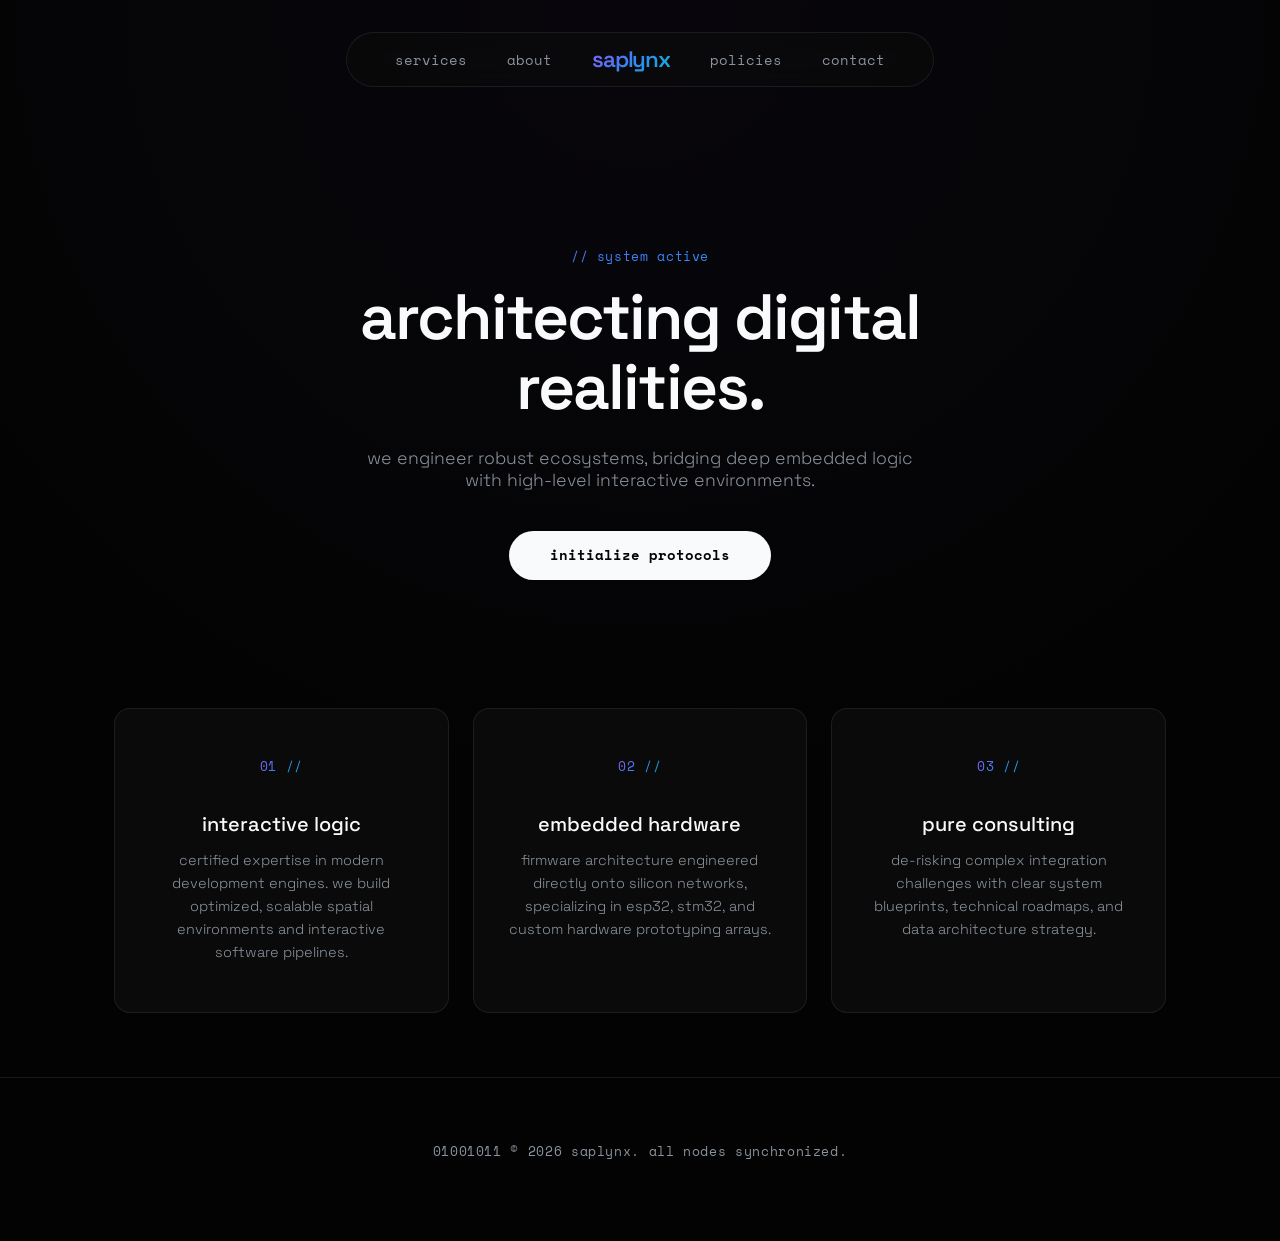
<file: index.html>
<!DOCTYPE html>
<html lang="en">
<head>
    <meta charset="UTF-8">
    <meta name="viewport" content="width=device-width, initial-scale=1.0">
    <title>saplynx | home</title>
    <style>
        @import url('https://fonts.googleapis.com/css2?family=Space+Grotesk:wght@300;400;500;600&family=Space+Mono&display=swap');
        :root {
            --bg-base: #030303;
            --bg-surface: #0a0a0a;
            --text-primary: #f8fafc;
            --text-secondary: #8b949e;
            --accent-gradient: linear-gradient(135deg, #8b5cf6 0%, #3b82f6 50%, #06b6d4 100%);
            --wa-color: #25D366;
            --border: rgba(255, 255, 255, 0.08);
        }
        * { box-sizing: border-box; margin: 0; padding: 0; }
        body {
            font-family: 'Space Grotesk', sans-serif;
            background-color: var(--bg-base);
            color: var(--text-primary);
            min-height: 100vh;
            display: flex;
            flex-direction: column;
            align-items: center;
            background-image: radial-gradient(circle at 50% 0%, rgba(139, 92, 246, 0.04) 0%, transparent 60%);
        }
        nav { width: 100%; padding: 2rem 1rem; display: flex; justify-content: center; position: sticky; top: 0; z-index: 100; }
        .pill-menu { display: flex; align-items: center; justify-content: center; gap: 2.5rem; background: rgba(10, 10, 10, 0.7); backdrop-filter: blur(12px); -webkit-backdrop-filter: blur(12px); border: 1px solid var(--border); border-radius: 100px; padding: 0.75rem 3rem; }
        .pill-menu a { text-decoration: none; color: var(--text-secondary); font-family: 'Space Mono', monospace; font-size: 0.85rem; transition: all 0.3s; text-transform: lowercase; }
        .pill-menu a:hover, .pill-menu a.active { color: var(--text-primary); text-shadow: 0 0 8px rgba(255,255,255,0.4); }
        .pill-menu .logo { font-size: 1.4rem; font-weight: 600; color: #fff; font-family: 'Space Grotesk', sans-serif; letter-spacing: -0.05em; }
        .gradient-text { background: var(--accent-gradient); -webkit-background-clip: text; -webkit-text-fill-color: transparent; background-clip: text; }
        main { flex: 1; width: 100%; max-width: 1100px; padding: 4rem 1.5rem; display: flex; flex-direction: column; align-items: center; }
        .hero { padding: 4rem 1rem; max-width: 750px; text-align: center; }
        .hero h1 { font-size: clamp(2.2rem, 5vw, 4rem); line-height: 1.1; margin-bottom: 1.5rem; font-weight: 600; letter-spacing: -0.03em; text-transform: lowercase; }
        .hero p { color: var(--text-secondary); font-size: 1.1rem; max-width: 580px; margin: 0 auto; font-weight: 300; text-transform: lowercase; }
        .mono { font-family: 'Space Mono', monospace; font-size: 0.8rem; letter-spacing: 0.05em; color: var(--text-secondary); text-transform: lowercase; margin-bottom: 1rem; display: block; }
        .grid-3 { display: grid; grid-template-columns: repeat(3, 1fr); gap: 1.5rem; width: 100%; margin-top: 4rem; }
        .glass-card { background: var(--bg-surface); border: 1px solid var(--border); border-radius: 16px; padding: 3rem 2rem; transition: all 0.3s; text-align: center; display: flex; flex-direction: column; align-items: center; }
        .glass-card:hover { border-color: rgba(255,255,255,0.15); transform: translateY(-2px); box-shadow: 0 10px 30px -10px rgba(139, 92, 246, 0.1); }
        .glass-card h3 { font-size: 1.25rem; margin: 1.2rem 0 0.75rem 0; font-weight: 500; text-transform: lowercase; }
        .glass-card p { color: var(--text-secondary); font-size: 0.9rem; font-weight: 300; line-height: 1.6; text-transform: lowercase; }
        .btn { display: inline-flex; align-items: center; padding: 0.85rem 2.5rem; border-radius: 100px; font-family: 'Space Mono', monospace; font-size: 0.85rem; text-decoration: none; transition: all 0.3s; margin-top: 2.5rem; text-transform: lowercase; font-weight: 600; border: 1px solid transparent; }
        .btn-glow { background: var(--text-primary); color: var(--bg-base); }
        .btn-glow:hover { box-shadow: 0 0 25px rgba(255,255,255,0.25); }
        footer { width: 100%; padding: 4rem 1rem; border-top: 1px solid var(--border); text-align: center; margin-top: auto; }
        @media (max-width: 850px) {
            .grid-3 { grid-template-columns: 1fr; }
            .pill-menu { flex-wrap: wrap; padding: 1rem; border-radius: 20px; gap: 1rem; }
            .pill-menu .logo { width: 100%; order: -1; text-align: center; margin-bottom: 0.2rem; }
        }
    </style>
</head>
<body>
    <nav>
        <div class="pill-menu">
            <a href="services.html">services</a>
            <a href="about.html">about</a>
            <a href="index.html" class="logo gradient-text">saplynx</a>
            <a href="policies.html">policies</a>
            <a href="contact.html">contact</a>
        </div>
    </nav>
    <main>
        <div class="hero">
            <span class="mono gradient-text">// system active</span>
            <h1>architecting digital realities.</h1>
            <p>we engineer robust ecosystems, bridging deep embedded logic with high-level interactive environments.</p>
            <a href="services.html" class="btn btn-glow">initialize protocols</a>
        </div>
        <div class="grid-3">
            <div class="glass-card">
                <span class="mono gradient-text">01 //</span>
                <h3>interactive logic</h3>
                <p>certified expertise in modern development engines. we build optimized, scalable spatial environments and interactive software pipelines.</p>
            </div>
            <div class="glass-card">
                <span class="mono gradient-text">02 //</span>
                <h3>embedded hardware</h3>
                <p>firmware architecture engineered directly onto silicon networks, specializing in esp32, stm32, and custom hardware prototyping arrays.</p>
            </div>
            <div class="glass-card">
                <span class="mono gradient-text">03 //</span>
                <h3>pure consulting</h3>
                <p>de-risking complex integration challenges with clear system blueprints, technical roadmaps, and data architecture strategy.</p>
            </div>
        </div>
    </main>
    <footer>
        <span class="mono">01001011 &copy; 2026 saplynx. all nodes synchronized.</span>
    </footer>
</body>
</html>
</file>
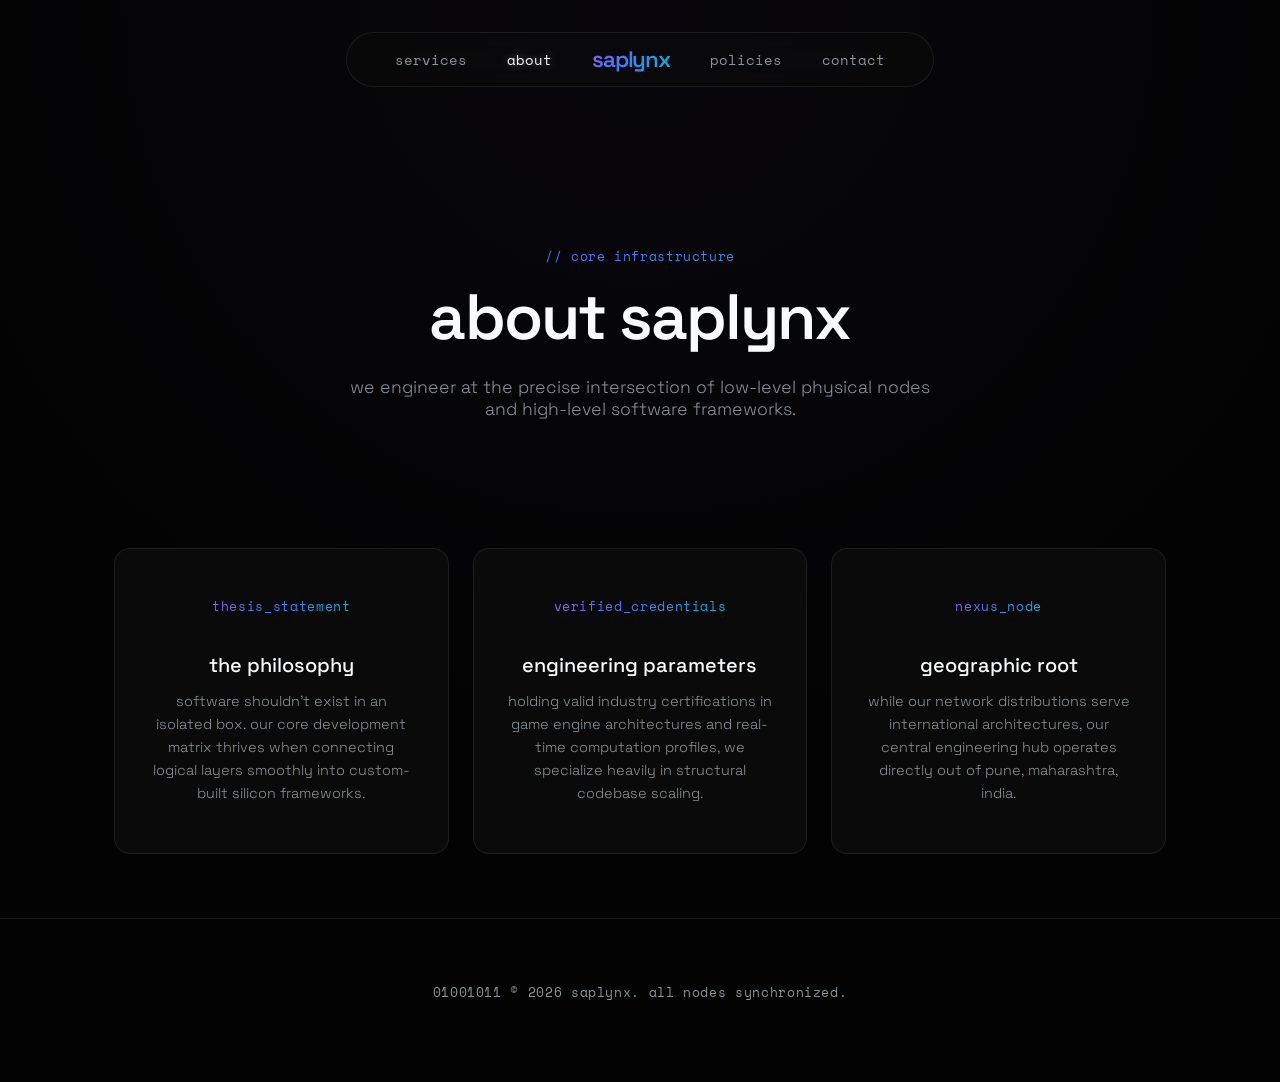
<file: about.html>
<!DOCTYPE html>
<html lang="en">
<head>
    <meta charset="UTF-8">
    <meta name="viewport" content="width=device-width, initial-scale=1.0">
    <title>saplynx | about</title>
    <style>
        @import url('https://fonts.googleapis.com/css2?family=Space+Grotesk:wght@300;400;500;600&family=Space+Mono&display=swap');
        :root { --bg-base: #030303; --bg-surface: #0a0a0a; --text-primary: #f8fafc; --text-secondary: #8b949e; --accent-gradient: linear-gradient(135deg, #8b5cf6 0%, #3b82f6 50%, #06b6d4 100%); --border: rgba(255, 255, 255, 0.08); }
        * { box-sizing: border-box; margin: 0; padding: 0; }
        body { font-family: 'Space Grotesk', sans-serif; background-color: var(--bg-base); color: var(--text-primary); min-height: 100vh; display: flex; flex-direction: column; align-items: center; background-image: radial-gradient(circle at 50% 0%, rgba(139, 92, 246, 0.04) 0%, transparent 60%); }
        nav { width: 100%; padding: 2rem 1rem; display: flex; justify-content: center; position: sticky; top: 0; z-index: 100; }
        .pill-menu { display: flex; align-items: center; justify-content: center; gap: 2.5rem; background: rgba(10, 10, 10, 0.7); backdrop-filter: blur(12px); -webkit-backdrop-filter: blur(12px); border: 1px solid var(--border); border-radius: 100px; padding: 0.75rem 3rem; }
        .pill-menu a { text-decoration: none; color: var(--text-secondary); font-family: 'Space Mono', monospace; font-size: 0.85rem; transition: all 0.3s; text-transform: lowercase; }
        .pill-menu a:hover, .pill-menu a.active { color: var(--text-primary); text-shadow: 0 0 8px rgba(255,255,255,0.4); }
        .pill-menu .logo { font-size: 1.4rem; font-weight: 600; color: #fff; font-family: 'Space Grotesk', sans-serif; letter-spacing: -0.05em; }
        .gradient-text { background: var(--accent-gradient); -webkit-background-clip: text; -webkit-text-fill-color: transparent; background-clip: text; }
        main { flex: 1; width: 100%; max-width: 1100px; padding: 4rem 1.5rem; display: flex; flex-direction: column; align-items: center; }
        .hero { padding: 4rem 1rem; max-width: 750px; text-align: center; }
        .hero h1 { font-size: clamp(2.2rem, 5vw, 4rem); line-height: 1.1; margin-bottom: 1.5rem; font-weight: 600; letter-spacing: -0.03em; text-transform: lowercase; }
        .hero p { color: var(--text-secondary); font-size: 1.1rem; max-width: 580px; margin: 0 auto; font-weight: 300; text-transform: lowercase; }
        .mono { font-family: 'Space Mono', monospace; font-size: 0.8rem; letter-spacing: 0.05em; color: var(--text-secondary); text-transform: lowercase; margin-bottom: 1rem; display: block; }
        .grid-3 { display: grid; grid-template-columns: repeat(3, 1fr); gap: 1.5rem; width: 100%; margin-top: 4rem; }
        .glass-card { background: var(--bg-surface); border: 1px solid var(--border); border-radius: 16px; padding: 3rem 2rem; transition: all 0.3s; text-align: center; display: flex; flex-direction: column; align-items: center; }
        .glass-card h3 { font-size: 1.25rem; margin: 1.2rem 0 0.75rem 0; font-weight: 500; text-transform: lowercase; }
        .glass-card p { color: var(--text-secondary); font-size: 0.9rem; font-weight: 300; line-height: 1.6; text-transform: lowercase; }
        footer { width: 100%; padding: 4rem 1rem; border-top: 1px solid var(--border); text-align: center; margin-top: auto; }
        @media (max-width: 850px) { .grid-3 { grid-template-columns: 1fr; } .pill-menu { flex-wrap: wrap; padding: 1rem; border-radius: 20px; gap: 1rem; } .pill-menu .logo { width: 100%; order: -1; text-align: center; margin-bottom: 0.2rem; } }
    </style>
</head>
<body>
    <nav>
        <div class="pill-menu">
            <a href="services.html">services</a>
            <a href="about.html" class="active">about</a>
            <a href="index.html" class="logo gradient-text">saplynx</a>
            <a href="policies.html">policies</a>
            <a href="contact.html">contact</a>
        </div>
    </nav>
    <main>
        <div class="hero">
            <span class="mono gradient-text">// core infrastructure</span>
            <h1>about saplynx</h1>
            <p>we engineer at the precise intersection of low-level physical nodes and high-level software frameworks.</p>
        </div>
        <div class="grid-3">
            <div class="glass-card">
                <span class="mono gradient-text">thesis_statement</span>
                <h3>the philosophy</h3>
                <p>software shouldn't exist in an isolated box. our core development matrix thrives when connecting logical layers smoothly into custom-built silicon frameworks.</p>
            </div>
            <div class="glass-card">
                <span class="mono gradient-text">verified_credentials</span>
                <h3>engineering parameters</h3>
                <p>holding valid industry certifications in game engine architectures and real-time computation profiles, we specialize heavily in structural codebase scaling.</p>
            </div>
            <div class="glass-card">
                <span class="mono gradient-text">nexus_node</span>
                <h3>geographic root</h3>
                <p>while our network distributions serve international architectures, our central engineering hub operates directly out of pune, maharashtra, india.</p>
            </div>
        </div>
    </main>
    <footer>
        <span class="mono">01001011 &copy; 2026 saplynx. all nodes synchronized.</span>
    </footer>
</body>
</html>
</file>
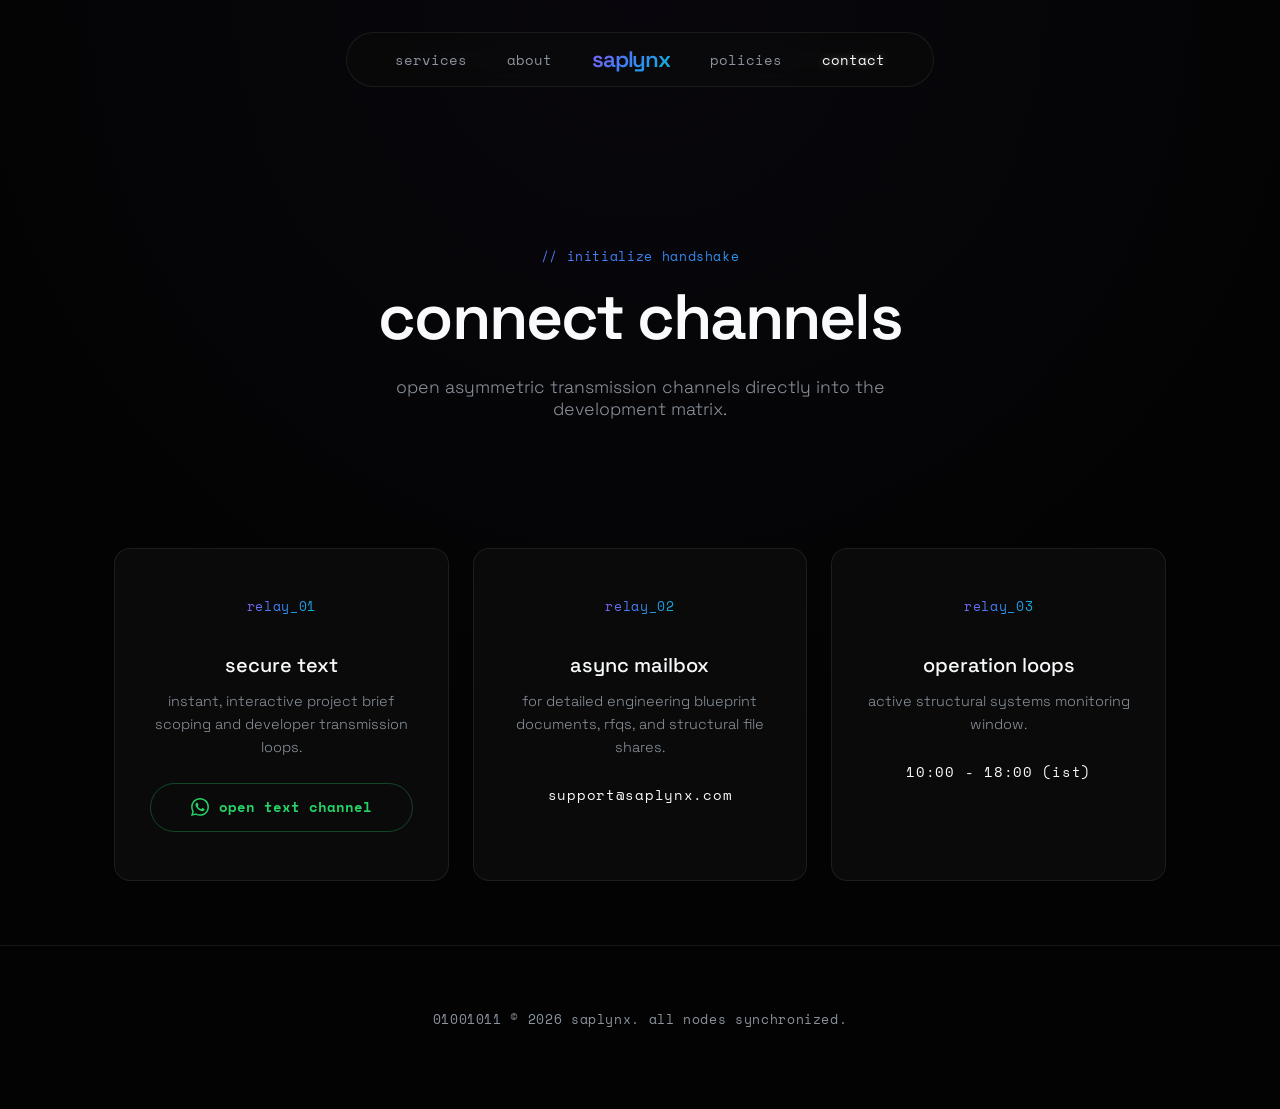
<file: contact.html>
<!DOCTYPE html>
<html lang="en">
<head>
    <meta charset="UTF-8">
    <meta name="viewport" content="width=device-width, initial-scale=1.0">
    <title>saplynx | contact</title>
    <style>
        @import url('https://fonts.googleapis.com/css2?family=Space+Grotesk:wght@300;400;500;600&family=Space+Mono&display=swap');
        :root { --bg-base: #030303; --bg-surface: #0a0a0a; --text-primary: #f8fafc; --text-secondary: #8b949e; --accent-gradient: linear-gradient(135deg, #8b5cf6 0%, #3b82f6 50%, #06b6d4 100%); --wa-color: #25D366; --border: rgba(255, 255, 255, 0.08); }
        * { box-sizing: border-box; margin: 0; padding: 0; }
        body { font-family: 'Space Grotesk', sans-serif; background-color: var(--bg-base); color: var(--text-primary); min-height: 100vh; display: flex; flex-direction: column; align-items: center; background-image: radial-gradient(circle at 50% 0%, rgba(139, 92, 246, 0.04) 0%, transparent 60%); }
        nav { width: 100%; padding: 2rem 1rem; display: flex; justify-content: center; position: sticky; top: 0; z-index: 100; }
        .pill-menu { display: flex; align-items: center; justify-content: center; gap: 2.5rem; background: rgba(10, 10, 10, 0.7); backdrop-filter: blur(12px); -webkit-backdrop-filter: blur(12px); border: 1px solid var(--border); border-radius: 100px; padding: 0.75rem 3rem; }
        .pill-menu a { text-decoration: none; color: var(--text-secondary); font-family: 'Space Mono', monospace; font-size: 0.85rem; transition: all 0.3s; text-transform: lowercase; }
        .pill-menu a:hover, .pill-menu a.active { color: var(--text-primary); text-shadow: 0 0 8px rgba(255,255,255,0.4); }
        .pill-menu .logo { font-size: 1.4rem; font-weight: 600; color: #fff; font-family: 'Space Grotesk', sans-serif; letter-spacing: -0.05em; }
        .gradient-text { background: var(--accent-gradient); -webkit-background-clip: text; -webkit-text-fill-color: transparent; background-clip: text; }
        main { flex: 1; width: 100%; max-width: 1100px; padding: 4rem 1.5rem; display: flex; flex-direction: column; align-items: center; }
        .hero { padding: 4rem 1rem; max-width: 750px; text-align: center; }
        .hero h1 { font-size: clamp(2.2rem, 5vw, 4rem); line-height: 1.1; margin-bottom: 1.5rem; font-weight: 600; letter-spacing: -0.03em; text-transform: lowercase; }
        .hero p { color: var(--text-secondary); font-size: 1.1rem; max-width: 580px; margin: 0 auto; font-weight: 300; text-transform: lowercase; }
        .mono { font-family: 'Space Mono', monospace; font-size: 0.8rem; letter-spacing: 0.05em; color: var(--text-secondary); text-transform: lowercase; margin-bottom: 1rem; display: block; }
        .grid-3 { display: grid; grid-template-columns: repeat(3, 1fr); gap: 1.5rem; width: 100%; margin-top: 4rem; }
        .glass-card { background: var(--bg-surface); border: 1px solid var(--border); border-radius: 16px; padding: 3rem 2rem; transition: all 0.3s; text-align: center; display: flex; flex-direction: column; align-items: center; }
        .glass-card h3 { font-size: 1.25rem; margin: 1.2rem 0 0.75rem 0; font-weight: 500; text-transform: lowercase; }
        .glass-card p { color: var(--text-secondary); font-size: 0.9rem; font-weight: 300; line-height: 1.6; text-transform: lowercase; }
        .btn { display: inline-flex; align-items: center; padding: 0.85rem 2.5rem; border-radius: 100px; font-family: 'Space Mono', monospace; font-size: 0.85rem; text-decoration: none; transition: all 0.3s; margin-top: 1.5rem; text-transform: lowercase; font-weight: 600; border: 1px solid transparent; }
        .btn-wa { background: transparent; color: var(--wa-color); border: 1px solid rgba(37, 211, 102, 0.3); }
        .btn-wa:hover { background: rgba(37, 211, 102, 0.08); border-color: var(--wa-color); box-shadow: 0 0 20px rgba(37, 211, 102, 0.15); }
        .btn svg { margin-right: 0.6rem; fill: currentColor; width: 18px; height: 18px; }
        footer { width: 100%; padding: 4rem 1rem; border-top: 1px solid var(--border); text-align: center; margin-top: auto; }
        @media (max-width: 850px) { .grid-3 { grid-template-columns: 1fr; } .pill-menu { flex-wrap: wrap; padding: 1rem; border-radius: 20px; gap: 1rem; } .pill-menu .logo { width: 100%; order: -1; text-align: center; margin-bottom: 0.2rem; } }
    </style>
</head>
<body>
    <nav>
        <div class="pill-menu">
            <a href="services.html">services</a>
            <a href="about.html">about</a>
            <a href="index.html" class="logo gradient-text">saplynx</a>
            <a href="policies.html">policies</a>
            <a href="contact.html" class="active">contact</a>
        </div>
    </nav>
    <main>
        <div class="hero">
            <span class="mono gradient-text">// initialize handshake</span>
            <h1>connect channels</h1>
            <p>open asymmetric transmission channels directly into the development matrix.</p>
        </div>
        <div class="grid-3">
            <div class="glass-card">
                <span class="mono gradient-text">relay_01</span>
                <h3>secure text</h3>
                <p>instant, interactive project brief scoping and developer transmission loops.</p>
                <a href="https://wa.me/+918669420725" class="btn btn-wa" target="_blank" rel="noopener noreferrer">
                    <svg xmlns="http://www.w3.org/2000/svg" viewBox="0 0 24 24"><path d="M.057 24l1.687-6.163c-1.041-1.804-1.588-3.849-1.587-5.946.003-6.556 5.338-11.891 11.893-11.891 3.181.001 6.167 1.24 8.413 3.488 2.245 2.245 3.483 5.232 3.483 8.414-.003 6.557-5.338 11.892-11.893 11.892-1.99-.001-3.951-.5-5.688-1.448l-6.308 1.654zm6.597-3.807c1.676.995 3.276 1.591 5.392 1.592 5.448 0 9.886-4.434 9.889-9.885.002-5.462-4.415-9.89-9.881-9.892-5.452 0-9.887 4.434-9.889 9.884-.001 2.225.651 3.891 1.746 5.634l-.999 3.648 3.742-.981zm11.387-5.464c-.074-.124-.272-.198-.57-.347-.297-.149-1.758-.868-2.031-.967-.272-.099-.47-.149-.669.149-.198.297-.768.967-.941 1.165-.173.198-.347.223-.644.074-.297-.149-1.255-.462-2.39-1.475-.883-.788-1.48-1.761-1.653-2.059-.173-.297-.018-.458.13-.606.134-.133.297-.347.446-.521.151-.172.2-.296.3-.495.099-.198.05-.372-.025-.521-.075-.148-.669-1.611-.916-2.206-.242-.579-.487-.501-.669-.51l-.57-.01c-.198 0-.52.074-.792.347-.272.297-1.04 1.016-1.04 2.479 0 1.462 1.065 2.876 1.213 3.074.149.198 2.096 3.2 5.077 4.487.709.306 1.263.489 1.694.626.712.226 1.36.194 1.872.118.571-.085 1.758-.719 2.006-1.413.248-.695.248-1.29.173-1.414z"/></svg>
                    open text channel
                </a>
            </div>
            <div class="glass-card">
                <span class="mono gradient-text">relay_02</span>
                <h3>async mailbox</h3>
                <p>for detailed engineering blueprint documents, rfqs, and structural file shares.</p>
                <p class="mono" style="margin-top: 1.5rem; color: var(--text-primary); font-size: 0.9rem;">support@saplynx.com</p>
            </div>
            <div class="glass-card">
                <span class="mono gradient-text">relay_03</span>
                <h3>operation loops</h3>
                <p>active structural systems monitoring window.</p>
                <p class="mono" style="margin-top: 1.5rem; color: var(--text-primary); font-size: 0.9rem;">10:00 - 18:00 (ist)</p>
            </div>
        </div>
    </main>
    <footer>
        <span class="mono">01001011 &copy; 2026 saplynx. all nodes synchronized.</span>
    </footer>
</body>
</html>
</file>
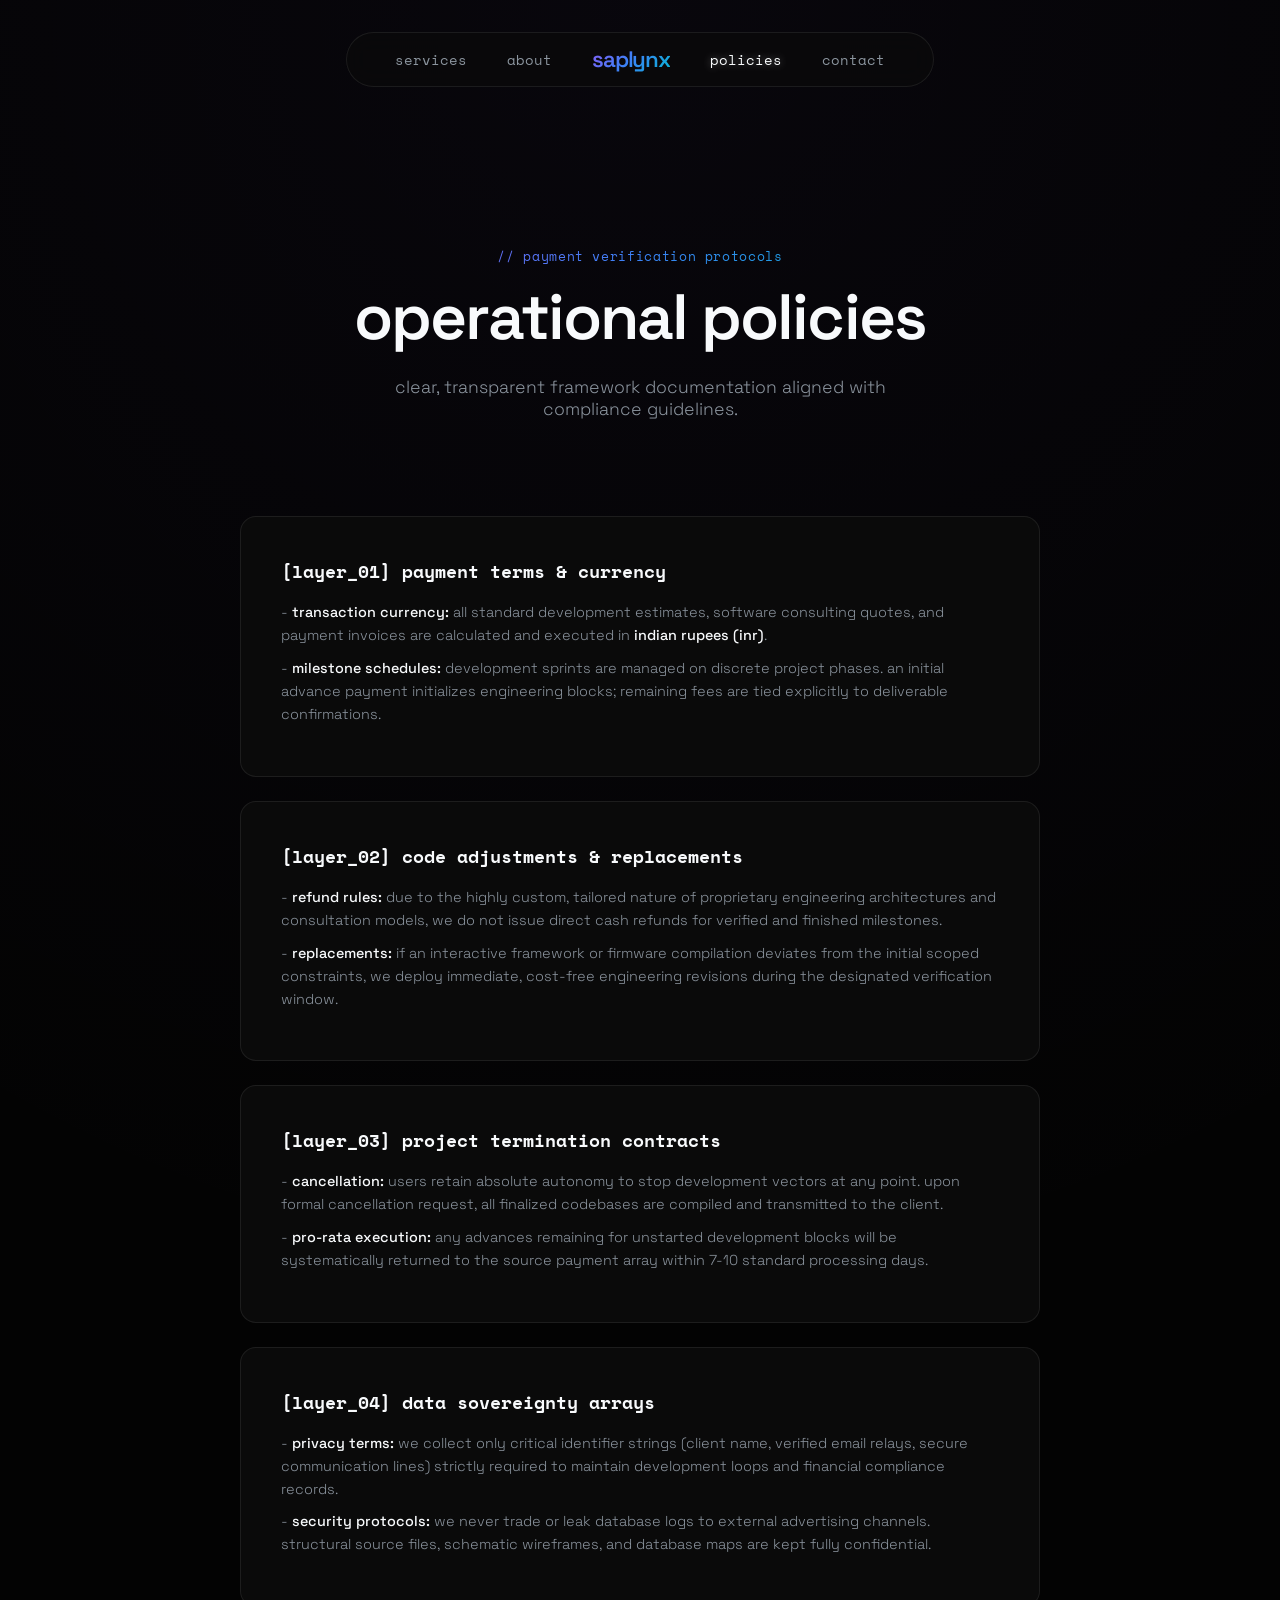
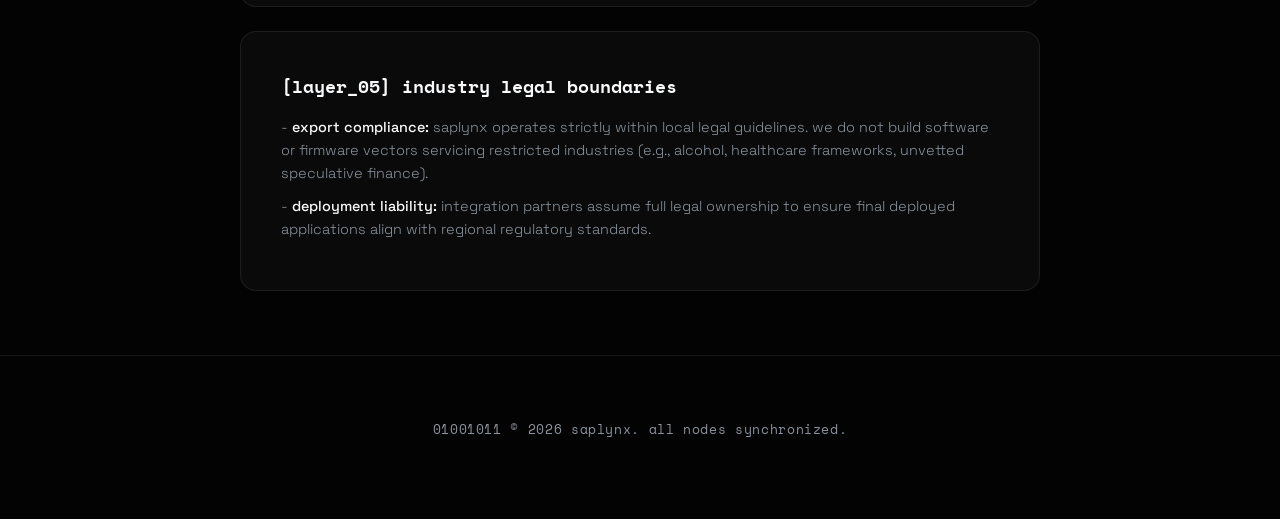
<file: policies.html>
<!DOCTYPE html>
<html lang="en">
<head>
    <meta charset="UTF-8">
    <meta name="viewport" content="width=device-width, initial-scale=1.0">
    <title>saplynx | policies</title>
    <style>
        @import url('https://fonts.googleapis.com/css2?family=Space+Grotesk:wght@300;400;500;600&family=Space+Mono&display=swap');
        :root { --bg-base: #030303; --bg-surface: #0a0a0a; --text-primary: #f8fafc; --text-secondary: #8b949e; --accent-gradient: linear-gradient(135deg, #8b5cf6 0%, #3b82f6 50%, #06b6d4 100%); --border: rgba(255, 255, 255, 0.08); }
        * { box-sizing: border-box; margin: 0; padding: 0; }
        body { font-family: 'Space Grotesk', sans-serif; background-color: var(--bg-base); color: var(--text-primary); min-height: 100vh; display: flex; flex-direction: column; align-items: center; background-image: radial-gradient(circle at 50% 0%, rgba(139, 92, 246, 0.04) 0%, transparent 60%); }
        nav { width: 100%; padding: 2rem 1rem; display: flex; justify-content: center; position: sticky; top: 0; z-index: 100; }
        .pill-menu { display: flex; align-items: center; justify-content: center; gap: 2.5rem; background: rgba(10, 10, 10, 0.7); backdrop-filter: blur(12px); -webkit-backdrop-filter: blur(12px); border: 1px solid var(--border); border-radius: 100px; padding: 0.75rem 3rem; }
        .pill-menu a { text-decoration: none; color: var(--text-secondary); font-family: 'Space Mono', monospace; font-size: 0.85rem; transition: all 0.3s; text-transform: lowercase; }
        .pill-menu a:hover, .pill-menu a.active { color: var(--text-primary); text-shadow: 0 0 8px rgba(255,255,255,0.4); }
        .pill-menu .logo { font-size: 1.4rem; font-weight: 600; color: #fff; font-family: 'Space Grotesk', sans-serif; letter-spacing: -0.05em; }
        .gradient-text { background: var(--accent-gradient); -webkit-background-clip: text; -webkit-text-fill-color: transparent; background-clip: text; }
        main { flex: 1; width: 100%; max-width: 1100px; padding: 4rem 1.5rem; display: flex; flex-direction: column; align-items: center; }
        .hero { padding: 4rem 1rem; max-width: 750px; text-align: center; }
        .hero h1 { font-size: clamp(2.2rem, 5vw, 4rem); line-height: 1.1; margin-bottom: 1.5rem; font-weight: 600; letter-spacing: -0.03em; text-transform: lowercase; }
        .hero p { color: var(--text-secondary); font-size: 1.1rem; max-width: 580px; margin: 0 auto; font-weight: 300; text-transform: lowercase; }
        .mono { font-family: 'Space Mono', monospace; font-size: 0.8rem; letter-spacing: 0.05em; color: var(--text-secondary); text-transform: lowercase; margin-bottom: 1rem; display: block; }
        .policy-stack { width: 100%; max-width: 800px; display: flex; flex-direction: column; gap: 1.5rem; margin-top: 2rem; text-align: left; }
        .policy-box { background: var(--bg-surface); border: 1px solid var(--border); border-radius: 16px; padding: 2.5rem; }
        .policy-box h3 { font-size: 1.15rem; margin-bottom: 1rem; color: var(--text-primary); text-transform: lowercase; font-family: 'Space Mono', monospace; }
        .policy-box ul { list-style: none; }
        .policy-box li { color: var(--text-secondary); font-size: 0.9rem; margin-bottom: 0.6rem; font-weight: 300; text-transform: lowercase; line-height: 1.6; }
        .policy-box strong { color: var(--text-primary); font-weight: 500; }
        footer { width: 100%; padding: 4rem 1rem; border-top: 1px solid var(--border); text-align: center; margin-top: auto; }
        @media (max-width: 850px) { .pill-menu { flex-wrap: wrap; padding: 1rem; border-radius: 20px; gap: 1rem; } .pill-menu .logo { width: 100%; order: -1; text-align: center; margin-bottom: 0.2rem; } }
    </style>
</head>
<body>
    <nav>
        <div class="pill-menu">
            <a href="services.html">services</a>
            <a href="about.html">about</a>
            <a href="index.html" class="logo gradient-text">saplynx</a>
            <a href="policies.html" class="active">policies</a>
            <a href="contact.html">contact</a>
        </div>
    </nav>
    <main>
        <div class="hero">
            <span class="mono gradient-text">// payment verification protocols</span>
            <h1>operational policies</h1>
            <p>clear, transparent framework documentation aligned with compliance guidelines.</p>
        </div>
        <div class="policy-stack">
            <div class="policy-box">
                <h3>[layer_01] payment terms & currency</h3>
                <ul>
                    <li>- <strong>transaction currency:</strong> all standard development estimates, software consulting quotes, and payment invoices are calculated and executed in <strong>indian rupees (inr)</strong>.</li>
                    <li>- <strong>milestone schedules:</strong> development sprints are managed on discrete project phases. an initial advance payment initializes engineering blocks; remaining fees are tied explicitly to deliverable confirmations.</li>
                </ul>
            </div>
            <div class="policy-box">
                <h3>[layer_02] code adjustments & replacements</h3>
                <ul>
                    <li>- <strong>refund rules:</strong> due to the highly custom, tailored nature of proprietary engineering architectures and consultation models, we do not issue direct cash refunds for verified and finished milestones.</li>
                    <li>- <strong>replacements:</strong> if an interactive framework or firmware compilation deviates from the initial scoped constraints, we deploy immediate, cost-free engineering revisions during the designated verification window.</li>
                </ul>
            </div>
            <div class="policy-box">
                <h3>[layer_03] project termination contracts</h3>
                <ul>
                    <li>- <strong>cancellation:</strong> users retain absolute autonomy to stop development vectors at any point. upon formal cancellation request, all finalized codebases are compiled and transmitted to the client.</li>
                    <li>- <strong>pro-rata execution:</strong> any advances remaining for unstarted development blocks will be systematically returned to the source payment array within 7-10 standard processing days.</li>
                </ul>
            </div>
            <div class="policy-box">
                <h3>[layer_04] data sovereignty arrays</h3>
                <ul>
                    <li>- <strong>privacy terms:</strong> we collect only critical identifier strings (client name, verified email relays, secure communication lines) strictly required to maintain development loops and financial compliance records.</li>
                    <li>- <strong>security protocols:</strong> we never trade or leak database logs to external advertising channels. structural source files, schematic wireframes, and database maps are kept fully confidential.</li>
                </ul>
            </div>
            <div class="policy-box">
                <h3>[layer_05] industry legal boundaries</h3>
                <ul>
                    <li>- <strong>export compliance:</strong> saplynx operates strictly within local legal guidelines. we do not build software or firmware vectors servicing restricted industries (e.g., alcohol, healthcare frameworks, unvetted speculative finance).</li>
                    <li>- <strong>deployment liability:</strong> integration partners assume full legal ownership to ensure final deployed applications align with regional regulatory standards.</li>
                </ul>
            </div>
        </div>
    </main>
    <footer>
        <span class="mono">01001011 &copy; 2026 saplynx. all nodes synchronized.</span>
    </footer>
</body>
</html>
</file>
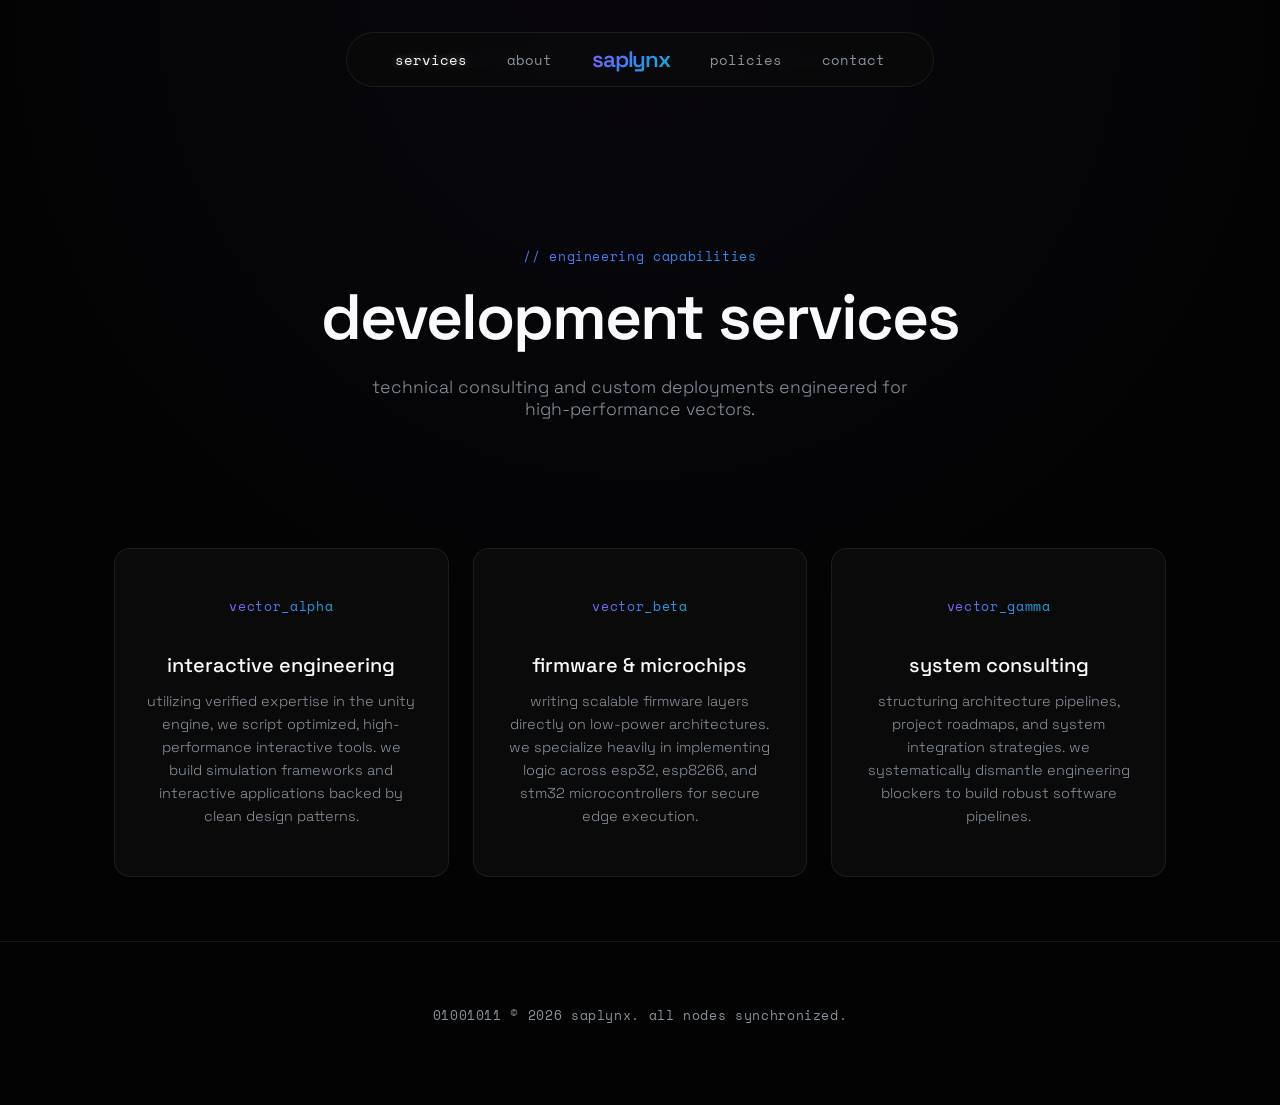
<file: services.html>
<!DOCTYPE html>
<html lang="en">
<head>
    <meta charset="UTF-8">
    <meta name="viewport" content="width=device-width, initial-scale=1.0">
    <title>saplynx | services</title>
    <style>
        /* Exact same styling structure to keep execution symmetric */
        @import url('https://fonts.googleapis.com/css2?family=Space+Grotesk:wght@300;400;500;600&family=Space+Mono&display=swap');
        :root { --bg-base: #030303; --bg-surface: #0a0a0a; --text-primary: #f8fafc; --text-secondary: #8b949e; --accent-gradient: linear-gradient(135deg, #8b5cf6 0%, #3b82f6 50%, #06b6d4 100%); --wa-color: #25D366; --border: rgba(255, 255, 255, 0.08); }
        * { box-sizing: border-box; margin: 0; padding: 0; }
        body { font-family: 'Space Grotesk', sans-serif; background-color: var(--bg-base); color: var(--text-primary); min-height: 100vh; display: flex; flex-direction: column; align-items: center; background-image: radial-gradient(circle at 50% 0%, rgba(139, 92, 246, 0.04) 0%, transparent 60%); }
        nav { width: 100%; padding: 2rem 1rem; display: flex; justify-content: center; position: sticky; top: 0; z-index: 100; }
        .pill-menu { display: flex; align-items: center; justify-content: center; gap: 2.5rem; background: rgba(10, 10, 10, 0.7); backdrop-filter: blur(12px); -webkit-backdrop-filter: blur(12px); border: 1px solid var(--border); border-radius: 100px; padding: 0.75rem 3rem; }
        .pill-menu a { text-decoration: none; color: var(--text-secondary); font-family: 'Space Mono', monospace; font-size: 0.85rem; transition: all 0.3s; text-transform: lowercase; }
        .pill-menu a:hover, .pill-menu a.active { color: var(--text-primary); text-shadow: 0 0 8px rgba(255,255,255,0.4); }
        .pill-menu .logo { font-size: 1.4rem; font-weight: 600; color: #fff; font-family: 'Space Grotesk', sans-serif; letter-spacing: -0.05em; }
        .gradient-text { background: var(--accent-gradient); -webkit-background-clip: text; -webkit-text-fill-color: transparent; background-clip: text; }
        main { flex: 1; width: 100%; max-width: 1100px; padding: 4rem 1.5rem; display: flex; flex-direction: column; align-items: center; }
        .hero { padding: 4rem 1rem; max-width: 750px; text-align: center; }
        .hero h1 { font-size: clamp(2.2rem, 5vw, 4rem); line-height: 1.1; margin-bottom: 1.5rem; font-weight: 600; letter-spacing: -0.03em; text-transform: lowercase; }
        .hero p { color: var(--text-secondary); font-size: 1.1rem; max-width: 580px; margin: 0 auto; font-weight: 300; text-transform: lowercase; }
        .mono { font-family: 'Space Mono', monospace; font-size: 0.8rem; letter-spacing: 0.05em; color: var(--text-secondary); text-transform: lowercase; margin-bottom: 1rem; display: block; }
        .grid-3 { display: grid; grid-template-columns: repeat(3, 1fr); gap: 1.5rem; width: 100%; margin-top: 4rem; }
        .glass-card { background: var(--bg-surface); border: 1px solid var(--border); border-radius: 16px; padding: 3rem 2rem; transition: all 0.3s; text-align: center; display: flex; flex-direction: column; align-items: center; }
        .glass-card h3 { font-size: 1.25rem; margin: 1.2rem 0 0.75rem 0; font-weight: 500; text-transform: lowercase; }
        .glass-card p { color: var(--text-secondary); font-size: 0.9rem; font-weight: 300; line-height: 1.6; text-transform: lowercase; }
        footer { width: 100%; padding: 4rem 1rem; border-top: 1px solid var(--border); text-align: center; margin-top: auto; }
        @media (max-width: 850px) { .grid-3 { grid-template-columns: 1fr; } .pill-menu { flex-wrap: wrap; padding: 1rem; border-radius: 20px; gap: 1rem; } .pill-menu .logo { width: 100%; order: -1; text-align: center; margin-bottom: 0.2rem; } }
    </style>
</head>
<body>
    <nav>
        <div class="pill-menu">
            <a href="services.html" class="active">services</a>
            <a href="about.html">about</a>
            <a href="index.html" class="logo gradient-text">saplynx</a>
            <a href="policies.html">policies</a>
            <a href="contact.html">contact</a>
        </div>
    </nav>
    <main>
        <div class="hero">
            <span class="mono gradient-text">// engineering capabilities</span>
            <h1>development services</h1>
            <p>technical consulting and custom deployments engineered for high-performance vectors.</p>
        </div>
        <div class="grid-3">
            <div class="glass-card">
                <span class="mono gradient-text">vector_alpha</span>
                <h3>interactive engineering</h3>
                <p>utilizing verified expertise in the unity engine, we script optimized, high-performance interactive tools. we build simulation frameworks and interactive applications backed by clean design patterns.</p>
            </div>
            <div class="glass-card">
                <span class="mono gradient-text">vector_beta</span>
                <h3>firmware & microchips</h3>
                <p>writing scalable firmware layers directly on low-power architectures. we specialize heavily in implementing logic across esp32, esp8266, and stm32 microcontrollers for secure edge execution.</p>
            </div>
            <div class="glass-card">
                <span class="mono gradient-text">vector_gamma</span>
                <h3>system consulting</h3>
                <p>structuring architecture pipelines, project roadmaps, and system integration strategies. we systematically dismantle engineering blockers to build robust software pipelines.</p>
            </div>
        </div>
    </main>
    <footer>
        <span class="mono">01001011 &copy; 2026 saplynx. all nodes synchronized.</span>
    </footer>
</body>
</html>
</file>
